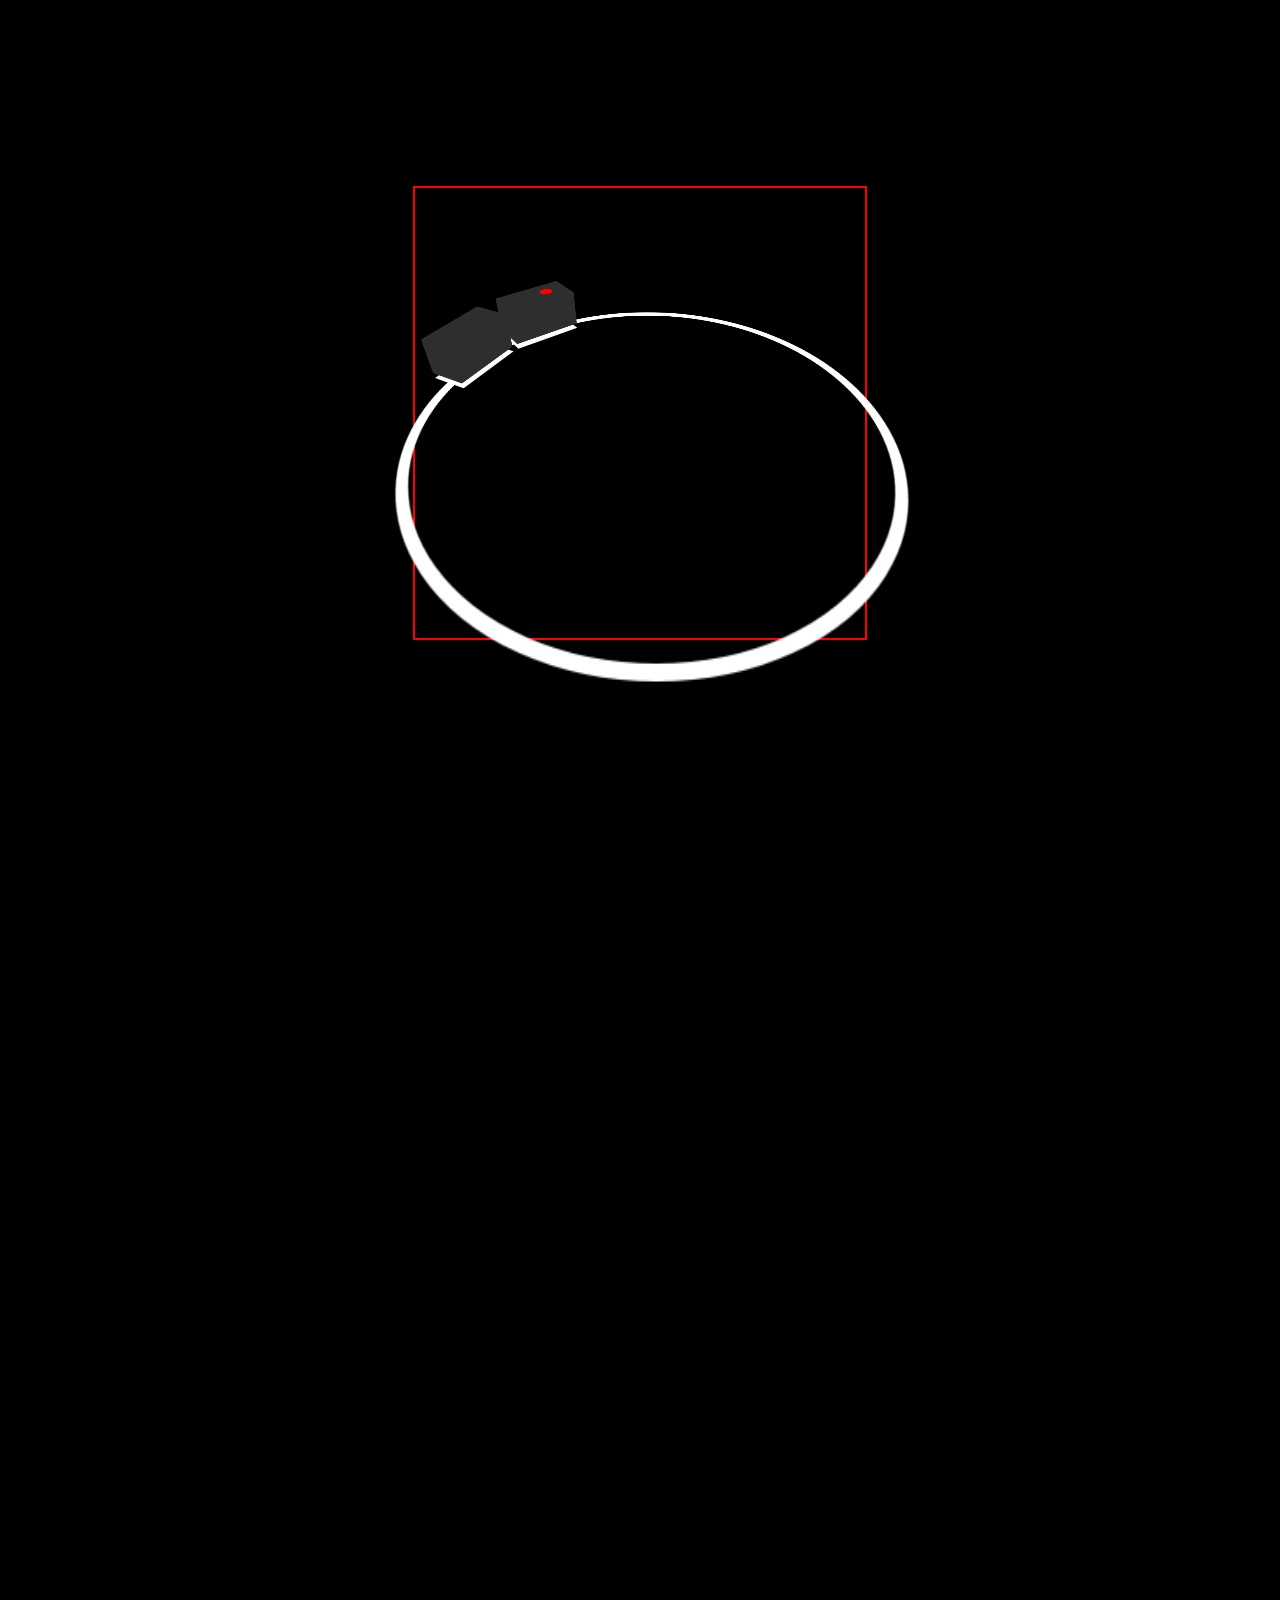
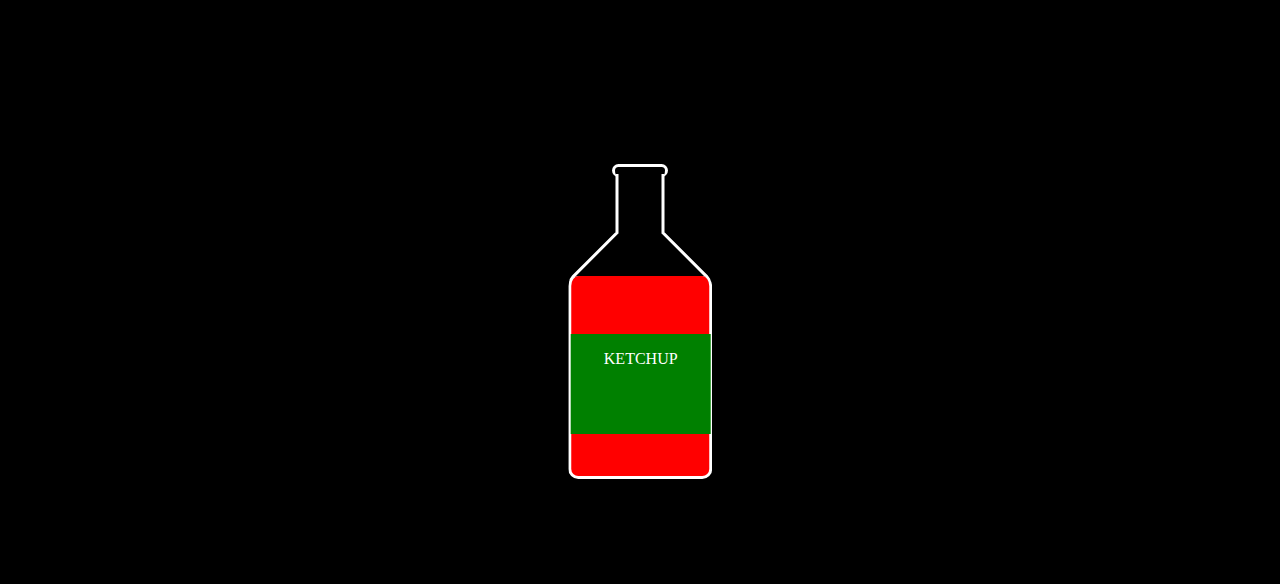
<file: week-2/index.html>
<!doctype html>
<html>
	<head>
		<meta charset="utf-8">
		<meta http-equiv="x-ua-compatible" content="ie=edge">
		<title></title>
		<meta name="description" content="">
		<meta name="viewport" content="width=device-width, initial-scale=1">

		<link rel="stylesheet" href="assets/css/reset.css">
		<link rel="stylesheet" href="assets/css/main.css">
	</head>
	<body>
	
	<div class="perspective-guidelines">
		<div class="wrap">
			<div class="track">
				<div class="engine">
					<div class="side front"></div>
					<div class="side back"></div>
					<div class="side top">
						<div class="smokestack">
							<div class="stack-side s0"></div>
							<div class="stack-side s1"></div>
							<div class="stack-side s2"></div>
							<div class="stack-side s3"></div>
							<div class="stack-side s4"></div>
							<div class="stack-side s5"></div>
							<div class="stack-side s6"></div>
							<div class="stack-side s7"></div>
							<div class="stack-side s8"></div>
							<div class="stack-side s9"></div>
							<div class="stack-side s10"></div>
							<div class="stack-side s11"></div>
							<div class="stack-side s12"></div>
							<div class="stack-side s13"></div>
							<div class="stack-side s14"></div>
							<div class="stack-side s15"></div>
							<div class="stack-side s16"></div>
							<div class="stack-side s17"></div>
							<div class="stack-side s18"></div>
							<div class="stack-side s19"></div>
							<div class="stack-side s20"></div>
							<div class="stack-side s21"></div>
							<div class="stack-side s22"></div>
							<div class="stack-side s23"></div>
							<div class="stack-side s24"></div>
						</div>
					</div>
					<div class="side bottom"></div>
					<div class="side left"></div>
					<div class="side right"></div>
				</div>
				<div class="caboose">
					<div class="side front"></div>
					<div class="side back"></div>
					<div class="side top"></div>
					<div class="side bottom"></div>
					<div class="side left"></div>
					<div class="side right"></div>
				</div>
			</div>
		</div>
	</div>

	<div class="tilt">
		<div class="bottle">
			<div class="bottle shoulder"></div>
			<div class="bottle neck"></div>
			<div class="bottle top"></div>
			<div class="bottle body"></div>
		</div>
		<div class="label">
			<div>KETCHUP</div>
		</div>
	</div>
				

		<script src="assets/js/main.js"></script>
	</body>
</html>
</file>
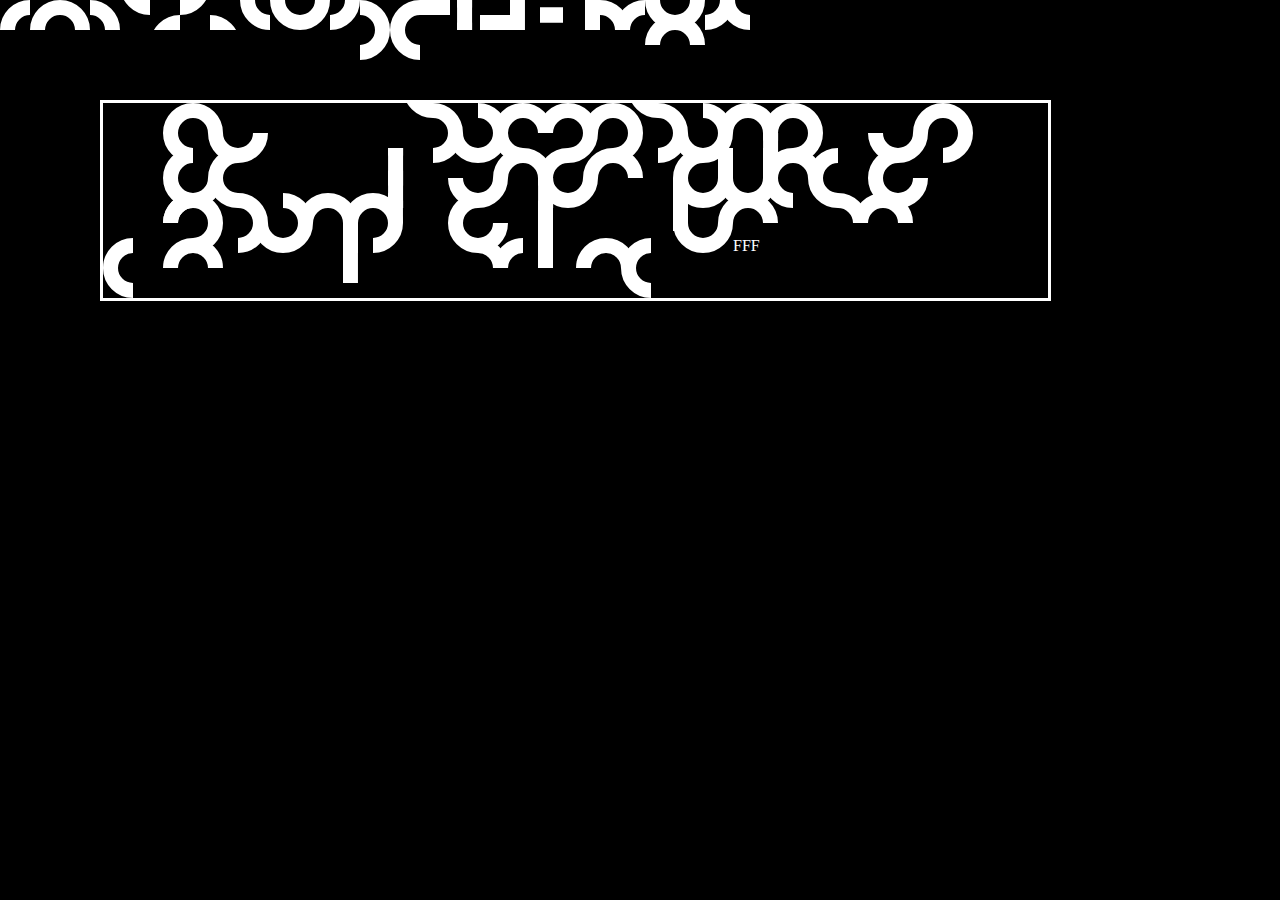
<file: week-3/index.html>
<!doctype html>
<html>
	<head>
		<meta charset="utf-8">
		<meta http-equiv="x-ua-compatible" content="ie=edge">
		<title></title>
		<meta name="description" content="">
		<meta name="viewport" content="width=device-width, initial-scale=1">

		<link rel="stylesheet" href="assets/css/reset.css">
		<link rel="stylesheet" href="assets/css/main.css">
	</head>
	<body>

		
<div class="container">
    <div class="circle left">
    </div>
 </div>

  <div class="container horizontal">
    <div class="circle">
    </div>
  </div>

  <div class="container">
    <div class="circle right">
    </div>
  </div>

  <div class="container">
    <div class="circle high-left">
    </div>
  </div>

  <div class="container">
    <div class="circle low-left">
    </div>
  </div>

  <div class="container">
    <div class="circle high-right">
    </div>
  </div>

  <div class="container">
    <div class="circle low-right">
    </div>
  </div>

  <!-- BOTTOM -->
  <div class="container">
    <div class="circle bottom left">
    </div>
  </div>

  <div class="container horizontal">
    <div class="circle bottom">
    </div>
  </div>

  <div class="container">
    <div class="circle bottom bottom-right">
    </div>
  </div>

  <!-- VERTICAL CONTAINERS -->
  <div class="container vertical">
    <div class="circle right">
    </div>
  </div>
  <div class="container vertical">
    <div class="circle left">
    </div>
  </div>

  <!-- LINES -->
  <!-- horizontal -->
  <div class="container">
    <div class="line line-top">		
    </div>
  </div>
  <div class="container">
    <div class="line line-middle-X">
    </div>
  </div>
  <div class="container">
    <div class="line line-bottom">
    </div>
  </div>

  <!-- vertical -->
  <div class="container">
    <div class="line line-left">
    </div>
  </div>
  <div class="container">
    <div class="line line-middle-Y">
    </div>
  </div>
  <div class="container">
    <div class="line line-right">
    </div>
  </div>

  <!-- JOINED -->
  <!--horizontal -->
  <div class="container double">
    <div class="circle right-overlap">
    </div>
    <div class="circle left-overlap">
    </div>
  </div>

  <div class="container double-left">
    <div class="circle right-overlap">
    </div>
    <div class="circle left-overlap">
    </div>
  </div>

  <div class="container double-right">
    <div class="circle right-overlap">
    </div>
    <div class="circle left-overlap">
    </div>
  </div>

  <div class="container double-down">
    <div class="circle right-overlap">
    </div>
    <div class="circle left-overlap">
    </div>
  </div>


  <!-- POSTER:	 -->
<div class="poster">
  
<!--  ROW 1 -->
    <div class=row>
      <div class="container horizontal"></div>
      
      <div class="container horizontal">
        <div class="circle">
        </div>
      </div>
      
      <div class="container">
      </div>
      
      <div class="container horizontal">
      </div>
      
      <div class="container horizontal">
      </div>  
      
      <div class="container">
      </div>
      
      <div class="container">
        <div class="circle high-left">
        </div>
      </div>
      
      <div class="container">
        <div class="circle right">
        </div>
      </div>
      
      <div class="container vertical-half">
      </div>
      
      <div class="container double">
        <div class="circle right-overlap">
        </div>
        <div class="circle left-overlap">
        </div>
      </div> 
      
      <div class="container double">
        <div class="circle right-overlap">
        </div>
        <div class="circle left-overlap">
        </div>
      </div>
      
      <div class="container double">
        <div class="circle right-overlap">
        </div>
        <div class="circle left-overlap">
        </div>   
      </div>
      
      <div class="container">
        <div class="circle right">
        </div>
      </div>
      
      <div class="container bump-left">
        <div class="circle high-left">
        </div>
      </div>
      
      <div class="container">
        <div class="circle right">
        </div> 
      </div>
      
      <div class="container vertical-half">
      </div>
      
      <div class="container double">
        <div class="circle right-overlap">
        </div>
        <div class="circle left-overlap">
        </div>
      </div> 
      
      <div class="container double">
        <div class="circle right-overlap">
        </div>
        <div class="circle left-overlap">
        </div>
      </div> 
      
      <div class="container">
        <div class="circle right">
        </div> 
      </div>
      
      <div class="container horizontal">
      </div>
      <div class="container">
      </div>
      
      <div class="container horizontal">
        <div class="circle">
        </div>
      </div> 
   </div>
<!-- ROW 2 -->
	<div class="row">
	    <div class="container horizontal"></div>
	    <div class="container double-left">
	    <div class="circle right-overlap">
	    </div>
	    <div class="circle left-overlap">
	    </div>
	  </div>
	  
	    <div class="container vertical-half"></div>

	  <div class="container double-left">    
	    <div class="circle right-overlap">
	    </div>
	    <div class="circle left-overlap">
	    </div>
	  </div>
	  
	  <div class="container">
	    <div class="circle bottom bottom-right">
	    </div>
	  </div>
	     
	  <div class="container"></div>
	  <div class="container horizontal"></div>
	  <div class="container horizontal"></div>
	  <div class="container vertical-half"></div>
	  
	   <div class="container double-down">
	    <div class="circle right-overlap">
	    </div>
	    <div class="circle left-overlap">
	    </div>
	  </div>
	    
	  <div class="container double-down">
	    <div class="circle right-overlap">
	    </div>
	    <div class="circle left-overlap">
	    </div>
	  </div>
	    
	  <div class="container"></div>
	  <div class="container vertical-half"></div>
	  
	  <div class="container">
	    <div class="circle bottom bottom-right">
	    </div>
	  </div>
	  
	   <div class="container vertical-half"></div>
	  
	  <div class="container">
	    <div class="circle bottom bottom-right">
	    </div>
	  </div>
	      <div class="container bump-left"></div>
	  
	  <div class="container double-down">
	    <div class="circle right-overlap">
	    </div>
	    <div class="circle left-overlap">
	    </div>
	  </div>
	  
	  
	  <div class="container">
	    <div class="circle bottom bottom-right">
	    </div>
	  </div>
	  
	   <div class="container vertical-half">
	   </div>

	    <div class="container vertical-quarter">
	   </div>
	  
	  <div class="container">
	    <div class="line line-middle-X">
	    </div>
	  </div>
	  
	  <div class="container double-right fuckery-one">
	    <div class="circle right-overlap">
	    </div>
	    <div class="circle left-overlap">
	    </div>
	  </div>
	  
	  <div class="container">
	  </div>
	  
	  <div class="container vertical-half">
	  </div>
	  
	  <div class="container horizontal">
	    <div class="circle bottom">
	    </div>
	  </div>
	  
	  <div class="container vertical-half">
	  </div>
	  
	  <div class="container">
	    <div class="circle bottom bottom-right">
	    </div>
	  </div>
	</div>
<!--  ROW 3 -->
    
	<div class="row bump-down">
	  
	 	<div class="container horizontal">
	 	</div>

	 	<div class="container double-left">
	    <div class="circle right-overlap">
	    </div>
	    <div class="circle left-overlap">
	    </div>
	  	</div>
	  	
	  	<div class="container double-down">
		    <div class="circle right-overlap">
		    </div>
		    <div class="circle left-overlap">
		    </div>
	  	</div>
		
		
		<div class="container vertical-quarter">
		</div>
	 	<div class="container vertical-half">
	 	</div>
	 	<div class="container horizontal">
	 	</div>
	 	<div class="container horizontal">
	 	</div>

		<div class="container bump-up-double">
		    <div class="line line-middle-X">
		    </div>
		</div>

		<div class="container">
			<div class="line line-middle-X">
		    </div>
		</div>
		
		<div class="container">
	 	</div>
	 	<div class="container vertical-quarter"></div>

		<div class="container horizontal">
		    <div class="circle bottom">
		    </div>
	  	</div>


	 	<div class="container bump-up-double bump-left">
		    <div class="circle left">
		    </div>
	  	</div>

	  	<div class="container vertical-half">
	 	</div>
		
		<div class="container double bump-up-double">
		    <div class="circle right-overlap">
		    </div>
		    <div class="circle left-overlap">
		    </div>
	  	</div>

	  	<div class="container bump-right-half">
			<div class="line line-middle-X">
		    </div>
		</div>
	  
	  	<div class="container vertical-quarter">
	 	</div>

		<div class="container horizontal bump-left-double">
	    	<div class="circle bottom">
	    	</div>
	  	</div>
		
		<div class="container horizontal bump-up-double bump-left">
	    <div class="circle">
	    </div>
	  	</div>

		<div class="container horizontal"></div>
		<div class="container vertical-half"></div>

		<div class="container">
	    <div class="line line-left">
	    </div>
	  	</div>


		<div class="container vertical bump-left-double bump-up-double">
	    <div class="circle left">
	    </div>
	 	</div>
	  
		 <div class="container bump-up-double">
	    <div class="line line-right">
	    </div>
	  	</div>
		


		<div class="container bump-up-double">
	    <div class="line line-right">
	    </div>
	  	</div>

	  	 <div class="container double-down">
	    <div class="circle right-overlap">
	    </div>
	    <div class="circle left-overlap">
	    </div>
	  	</div>
		
		<div class="container">
	    <div class="circle bottom bottom-right">
	    </div>
	 	</div>


	 	<div class="container bump-left bump-up-double">
	    <div class="line line-left">
	    </div>
	  	</div>

	 	<div class="container vertical bump-left bump-up-double">
	    <div class="circle left">
	    </div>
	 	</div>
		
		<div class="container vertical bump-up-double bump-right">
			<div class="circle left">
			</div>
		</div>

		<div class="container vertical bump-up-double bump-right-double">
			<div class="circle left">
			</div>
		</div>

		<div class="container">
			<div class="circle bottom bottom-right">
			</div>
		</div>
	 
	</div>

		<div class="container horizontal">
		</div>
	    
		<div class="row bump-up">
			<div class="container horizontal">
		    <div class="circle">
		    </div>
	  	</div>

		<div class="container">
		</div>

		<div class="container bump-left">
		    <div class="circle right">
		    </div>
	  	</div>

		<div class="container double bump-right">
	    <div class="circle right-overlap">
	    </div>
	    <div class="circle left-overlap">
	    </div>
	  </div>

	  	<div class="container double">
	    <div class="circle right-overlap">
	    </div>
	    <div class="circle left-overlap">
	    </div>
	  </div>
		
		<div class="container vertical">
		    <div class="circle right">
		    </div>
	  	</div>
		
		 <div class="container bump-left">
	    <div class="line line-left">
	    </div>
	  	</div>

	  	<div class="container">
		</div>

	  	<div class="container vertical bum-right-double">
		    <div class="circle left">
		    </div>
	  	</div>

	  	<div class="container">
		</div>

	  	<div class="container bump-right bump-down">
		    <div class="line line-right">
		    </div>
	  	</div>

	  	<div class="container horizontal bump-right">
		</div>

	  	<div class="container bump-right-double bump-down-half">
		    <div class="line line-right">
		    </div>
	  	</div>

	  	<div class="container horizontal bump-right-double">
	  		<div class="circle">
	  		</div>
	  	</div>

	  	<div class="container horizontal">
		</div>

		<div class="container">
			<div class="circle right"></div>
		</div>

		<div class="container horizontal bump-left

		">
	  		<div class="circle">
	  		</div>
	  	</div>
	</div>
<!-- ROW 4 -->      
	<div class="row bump-up">
		<div class="container vertical">
			<div class="circle"></div>
		</div>
		<div class="container horizontal bump-right-double">
			<div class="circle"></div>
		</div>
		<div class="container  bump-up bump-left-double">
			<div class="circle right bottom-right"></div>
		</div>
		
		<div class="container double-down bump-right bump-up">
		    <div class="circle right-overlap">
		    </div>
		    <div class="circle left-overlap">
		    </div>
		</div>
		
		<div class="container bump-up">
			<div class="circle right bottom-right"></div>
		</div>

		<div class="container bump-up bump-right">
	    	<div class="line line-right">
	    	</div>
  		</div>

  		<div class="container bump-left bump-down">
	    	<div class="line line-left">
	    	</div>
  		</div>
		
		<div class="container horizontal bump-right">
		</div>

		<div class="container bump-right-double bump-up">
			<div class="circle right bottom-right">
			</div>
		</div>
		
		<div class="container vertical-quarter bump-left"></div>

		<div class="container double bump-left-double">
			<div class="circle right-overlap">
		    </div>
		    <div class="circle left-overlap">
		    </div>
		</div>

		<div class="container">
   		 	<div class="line line-right">
    		</div>
  		</div>

  		<div class="container bump-left-half"></div>

  		<div class="container horizontal">
  			<div class="circle"></div>
  		</div>

  		<div class="container vertical bump-left">
  			<div class="circle"></div>
  		</div>
		
		<div class="container vertical-quarter"></div>
		
		<div class="container horizontal bump-right bump-up">
  			<div class="circle bottom"></div>
  		</div>
	FFF
	</div>
</div>


		<script src="assets/js/main.js"></script>
	</body>
</html>
</file>
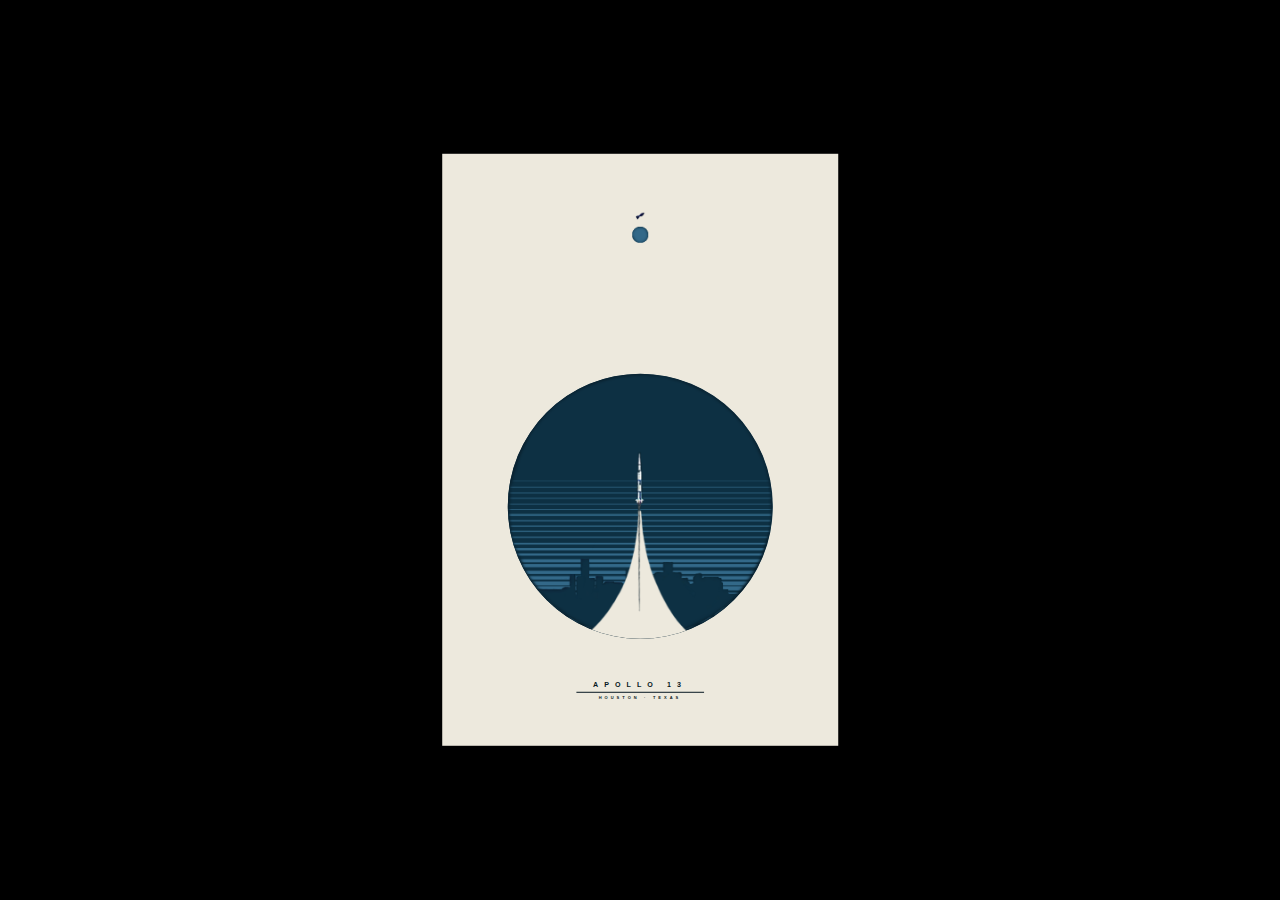
<file: week-4/index.html>
<!doctype html>
<html>
	<head>
		<meta charset="utf-8">
		<meta http-equiv="x-ua-compatible" content="ie=edge">
		<title></title>
		<meta name="description" content="">
		<meta name="viewport" content="width=device-width, initial-scale=1">

		<link rel="stylesheet" href="assets/css/reset.css">
		<link rel="stylesheet" href="assets/css/main.css">
	</head>
	<body>

		<div class="background">
			<div class="spacedude"></div>
			<div class="moon"></div>			
			<div class="earth-container">
				<div class="planet"></div>
				<div class="exhaust"></div>
				<div class="rocket"></div>
				<div class="skyline"></div>
			</div>
			<div class="title">
				<h1>APOLLO 13</h1>
				<p id="a">HOUSTON</p>
				<p id="b">&#183;</p>
				<p id="c">TEXAS</p>
			</div>
		</div>


		<script src="assets/js/main.js"></script>
	</body>
</html>
</file>
<file: week-2/assets/css/main.css>
* {
	padding: 0;
}

html, body {
	width:100%;
	height:100%;
	background:black;
}

/*$bodycolor: #2e2e2e;
$bodyblack: ##0a0a0a;
*/


.perspective-guidelines {
	margin: 50%;
	position: relative;
	border-style:solid;
	border-width:2px;
	border-color:red;
	width: 450px; 
	height: 450px;
	transform: translate(-50%, -100%);
}

.wrap {
	perspective: 450px;
	perspective-origin: 50% 50%;
	height:100%;
	width:100%;
	transform-style: preserve-3d;
}

.track {
	position: relative;
	height:100%;
	width:100%;
	border-style:solid;
	border-width: 10px;
	border-radius: 50%;
	border-color:white;
	transform-style: preserve-3d;
	transform: rotateX( 50deg ) rotateZ( 0deg );
}

.track:hover {
	transform: rotateX( 50deg ) rotateZ(359deg);
	transition: 5s;
}

.engine, .caboose {
	position: relative;
	height: 42.5px;
	width: 85px;
	background: white;
	backface-visibility: visible;
	perspective-origin: 150%;
	transform-style: preserve-3d;
}

.engine {
	transform: translate( 50%, 50% ) rotateZ( -37.5deg );
}

.caboose {
	transform: translate( -25%, 130%) rotateZ( -63deg );
}

.side {
	display: block;
	position: absolute;
	height: 100%;
	width: 100%;
	background: #2e2e2e;
}

.engine .top {
	position:relative;
	float:right;
}

.top {
	transform: translateZ(50px)
}

.bottom {
	transform: translateZ(6.5px);
}

.back, .front {
	width: 42.5px;
}

.back {
	transform: rotateY(270deg) translateX( 7px);
	transform-origin: center left;
}

.front {
	transform: rotateY(-270deg) translateX( -7px ) translateZ( 42.5px );
	transform-origin: top right;
}

.left {
	transform: rotateX(90deg) translateY(50px);
	transform-origin: bottom center;
}

.right {
	transform: rotateX(-90deg) translateY(-50px);
	transform-origin: top center;
}

.smokestack {
	width: 8px;
	height: 8px;
	border-radius: 50%;
	transform-style: preserve-3d;
	transform: translateX(150%) translateY(150%) translateZ(100px);
	margin:0 auto;
}

.stack-side {
	width: 1px;
	height: 1px;
	box-sizing: content-box;
	border: 7px solid red;
	border-radius: 50%;
	position: absolute;
	transform-style: preserve-3d;
	transform: translateZ(205px);
}

.stack-side .s0 {
	transform: translateZ(0px);
}

.stack-side .s1 {
	transform: translateZ(1px);
}

.stack-side .s2 {
	transform: translateZ(2px);
}

.stack-side .s3 {
	transform: translateZ(3px);
}

.stack-side .s4 {
	transform: translateZ(4px);
}

.stack-side .s5 {
	transform: translateZ(5px);
}

.stack-side .s6 {
	transform: translateZ(6px);
}

.stack-side .s7 {
	transform: translateZ(7px);
}

.stack-side .s8 {
	transform: translateZ(8px);
}

.stack-side .s9 {
	transform: translateZ(9px);
}

.stack-side .s10 {
	transform: translateZ(10px);
}

.stack-side .s11 {
	transform: translateZ(11px);
}

.stack-side .s12 {
	transform: translateZ(12px);
}

.stack-side .s13 {
	transform: translateZ(13px);
}

.stack-side .s14 {
	transform: translateZ(14px);
}

.stack-side .s15 {
	transform: translateZ(15px);
}

.stack-side .s16 {
	transform: translateZ(16px);
}

.stack-side .s17 {
	transform: translateZ(17px);
}

.stack-side .s18 {
	transform: translateZ(18px);
}

.stack-side .s19 {
	transform: translateZ(19px);
}

.stack-side .s20 {
	transform: translateZ(20px);
}

.stack-side .s21 {
	transform: translateZ(21px);
}

.stack-side .s22 {
	transform: translateZ(22px);
}

.stack-side .s23 {
	transform: translateZ(23px);
}

.stack-side .s24 {
	transform: translateZ(24px);
}

.tilt {
	position:absolute;
	left:50%;
	height: 450px;
	width: 450px;
	transform: translate(-50%);
}

.bottle {
	z-index:0;
	position:absolute;
	left:50%;
	transform: translateX(-50%);
}

.bottle div {
	border: 3px solid white;
}

.bottle .top{	
	top: 30px;
	width: 50px;
	height: 10px;
	border-radius:10px;
	border-bottom:none;
}

.bottle .neck {
	border-width:3px;
	width:43px;
	height:59px;
	top: 40px;
	background:black;
	border-top:none;
	border-bottom:none;
}

.bottle .shoulder {
	width: 100px;
	height: 100px;
	top: 85px;
	border-radius:10px;
	transform: rotateZ(45deg) translateX(-30px) translateY(45px);
}

.bottle .body {
	width: 137.5px;
	height: 200px;
	border-radius:10px;
	top:141.5px;
	background: red;
	border-top:none;
}

.label {
	position: absolute;
	background:green;
	color:white;
	width:140px;
	height:100px;
	z-index:5;
	left:50%;
	top: 200px;
	transform: translate(-49.5%);
}

.label div {
	position: absolute;
	left:50%;
	top: 25px;
	transform: translate(-50%, -50%);
	font-family: "Brush Script MT", cursive;
}

.tilt:hover {
	transform: rotateZ(180deg) translateX(50%) translateY(200px) ;
	transition: 2s;
}
</file>
<file: week-3/assets/css/main.css>
html, body {
  height: 100%;
  width: 100%;
  background: black;
  margin: 0 auto;
  color: white;
}

.poster {
  position: absolute;
  top: 100px;
  left: 100px;
  box-sizing: content-box;
  border: 3px solid white;
  width: 945px;
}

.row {
  float: left;
}

.container {
  height: 30px;
  width: 30px;
  overflow:hidden;
  float:left;
}

.vertical-half {
  width:15px;
}

.vertical-quarter {
  width: 7.5px;
}

.horizontal-half {
  height:15px;
}

.horizontal-quarter {
  width: 7.5px;
}

.horizontal {
  width: 60px;
}

.vertical {
  height: 60px;
}

.circle, .line {
  box-sizing: border-box;
  border-style: solid;
  border-color: white;
}

.circle {
  height: 60px;
  width: 60px;
  border-radius: 50%;
  border-width: 15px;
}

.line {
  border-width: 15px;
  margin-right: -7.75px;
  margin-left: -7px;
}

.bottom {
  transform: translateY(-50%);
}


.low-left {
  transform: translateY(25%);
}

.high-left {
  transform: translateY(-75%);  
}

.high-right {
  transform: translate(-50%, -75%);
}

.low-right {
  transform: translate(-50%, 25%);
}

.right {
  transform: translateX(-50%);
}

.bottom-right {
  transform: translate(-50%, -50%);
}

.line-top {
  transform: translateY(-50%);
}

.line-bottom {
  transform: translateY(50%);
}

.line-left{
  transform: translateX(-23.05px);
}

.line-right{
  transform: translateX(22px);
}

.line-middle-X {
  transform: rotateZ(90deg) translate(7.5px, 0.8px);
  border-bottom: black;
}

.line-middle-Y {
  width: 15px;
  border-bottom: black;
  transform: translateY(50%);
}

.double, .double-left, .double-right, .double-down {
  float: left;
  width: 45px;
  overflow: hidden;
  z-index: 0;
}

.double-left, .double-right {
  height: 30px;
  margin-left: -7.5px;
  margin-right: -7.5px;
}

.double-left {
  transform: rotateZ(-90deg) translate(-7.5px, -0.5px);  
}

.double-right {
  transform: rotateZ(90deg) translate(7.5px, 0.5px);  
}

.double-down {
  transform: rotateZ(180deg);
}

.right-overlap {
  float: left;
  transform: translate(-30px);
  z-index:1;
}

.left-overlap {
  transform: translate(15px);
}

.bump-down {
  margin-top:15px;
}

.bump-down-half {
  margin-top: 7.5px;
}

.bump-left {
  margin-left:-15px;
}

.bump-left-half {
  margin-left:-7.5px;
}

.bump-left-double {
  margin-left:-30px;
}

.bump-right-half {
  margin-left:7.5px;
}

.bump-right {
  margin-left:15px;
}

.bump-right-quarter {
  margin-left:3.75px;
}

.bump-right-triple {
  margin-left:45px;
}

.bump-right-double {
  margin-left: 30px;
}

.bump-up {
  margin-top: -15px;
}

.bump-up-double {
  margin-top: -30px;
}

.fuckery-one {
  margin-left: 0px;
}

.blank {
  width:100%;
  height:30px;
}
</file>
<file: week-4/assets/css/main.css>
html, body {
	height:100%;
	width: 100%;
	background: black;
	font-size: 16px;
}

* {
	background-repeat: no-repeat;
	background-size: 100%, 100%;
	overflow: hidden;
}

.background {
	position: relative;
	left:50%;
	top:50%;
	width: 24.7222221em;
	height: 37.027777em;
	transform: translate(-50%, -50%);
	background:#ede9dd;
}

.spacedude {
	width:  0.6388888em;
	height: 0.9444444em;
	position: absolute;
	left: 50%;
	transform: translateX(-50%);
	top: 3.6311111em;
	z-index:6;
	background-image: url(../img/spacedude.png);
	animation: spacedude-orbit 10s;
	animation-timing-function: linear;
}

.moon {
	position: absolute;
	width: 1em;
	height: 1em;
	left: 50%;
	transform: translateX(-50%);
	top: 4.583333em;
	position: absolute;
	z-index:5;
	background-image: url(../img/moon.png);
}


.earth-container {
	position: absolute;
	height: 16.555555em;
	width: 16.555555em;
	top: 13.77777em;
	left: 50%;
	transform: translateX(-50%);
	z-index:0;
	border-radius: 50%;
	border-style: none;
	overflow: hidden;
	background-color: #0d3043;
}


.planet {
	position: relative;
	height: 100%;
	width: 100%
	top: 0;
	left: 50%;
	transform: translateX(-50%);
	z-index:1;
	background-image: url(../img/planet.png);
	background-repeat: no-repeat;
	animation: planet-over 3s;

}

.rocket {
	position: absolute;
	transform: translateX(-50%);
	width: 0.6944444em;
	height: 10em;
	left: 50.1%;
	top: 4.861111em;
	z-index:4;
	background-image: url(../img/rocket.png);
	animation: rocket-up 13s;
}

.exhaust {
	position: absolute;
	transform: translate(-50%, 0);
	height: 8.25em;
	width: 7.66em;
	left: 50%;
	top: 8.472222em;
	z-index:3;
	background-repeat: no-repeat;
	background-image: url(../img/exhaust.png);
	animation: exhaust-up 13s;
}


.skyline {
	position: absolute;
	left: 49%;
	top: 11.416666em;
	transform: translate(-50%);
	height: 5.0277777em;
	width: 12.611111em;
	background-image: url(../img/skyline.png);
	animation: skyline-up 6s;
	z-index: 2;
}



.title {
	width: 8em;
	position: absolute;
	z-index: 1;
	left: 50%;
	top: 33em;
	transform: translateX(-50%);
	font-family: "HelveticaNeue-Light", "Helvetica Neue Light", "Helvetica Neue", Helvetica, Arial, "Lucida Grande", sans-serif; 
   	font-weight:700;
   	color:#071822;
   	text-align: center;
}

h1 {
	position: relative;
	width: 100%;
	padding-bottom: 0.44444444em;
	margin-bottom: -1em;
	font-size: 0.4444444em;
	letter-spacing: .85em;
	border-bottom: solid 0.013888em #071822;
}

p {
	position: relative;
	font-size: 0.25em;
	display: inline;
	letter-spacing: 3px;
}

#b {
	margin-top: -1em;
}

@-webkit-keyframes skyline-up {
	0% { top: 16.444444em; }
	50% { top: 16.444444em; }
	100% { top: 11.416666em; }
}

@-webkit-keyframes rocket-up {
	0% { top: 100%; left: 50.1%; transform: translateX(-50%);}
	55% { top: 100%; }
	70% { top: 13.2em; }
	72.9% { top: 13.2em; }
	73% { transform: translate(-50%); }
	76% { transform: translate(-50%); }
	79% { transform: translate(-50%); }
	82% { transform: translate(-50%); }
	85% { transform: translate(-50%); }
	88% { transform: translate(-50%); }
	91% { transform: translate(-50%); }
	94% { transform: translate(-50%); }
	97% { transform: translate(-50%); }
	100% { top: 4.8611111em; left:50.1%; transform: translateX(-50%);}
}
@-webkit-keyframes exhaust-up {
	0% { 
		top: 100%; 
		transform: translate(-50% 0);
		left: 50%;
	}

	73% { top: 100%; }
	75% { transform: translate(-50%,  -1.5%); }
	77% { transform: translate(-50%,  3.5%); }
	79% { transform: translate(-50%, -1.5%); }
	82% { transform: translate(-50%, 3.5%); }
	85% { transform: translate(-50%,  -1.5%); }
	89% { transform: translate(-50%, 3.5%); }
	95% { transform: translate(-50%, -1.5%); }
	100% { top: 8.4722222em; left: 50%; transform: translate(-50%, 0) rotateZ(0deg);}
}

@-webkit-keyframes planet-over {
	0% { opacity: 0; transform: translateX(-150%); }
	50% { opacity: .2;}
	100% { opacity: 1; transform: translateX(-50%);}
}

@-webkit-keyframes spacedude-orbit {
	
	0%, 100% {
	}
	2.85714285714% {
		left: 13.4722222222em;
		top: 4.52777777778em;
	}
	5.71428571429% {
		left: 13.6388888889em;
		top: 5.08333333333em;
	} 
	
	8.57142857143% {
		left: 13.2222222222em;
		top: 6.11111111111em;
	
	}
	11.4285714286% {
		left: 12.4444444444em;
		top: 7.02777777778em;
	 
	}
	14.2857142857% {
		left:10.6666666667em;
		top: 8.88888888889em; 
	 
	 
	}
	17.1428571429% {
		left:8.63888888889em;
		top: 11.1388888889em;
	 
	}
	20% {
		left:6.36111111111em;
		top: 14.0277777778em;
	}
	
	22.85714285714% {
		left: 4.72222222222em;
		top:16.6111111111em;
	}
	
	25.71428571429% {
		left: 3.41666666667em;
		top:19.75em;
	}
	
	28.57142857143% {
		left: 3.11111111111em;
		top:21.8333333333em;
	}
	
	31.4285714286% {
		left: 3.38888888889em;
		top:23.8611111111em;
	}
	
	34.2857142857% {
		left: 4.27777777778em;
		top:26.2222222222em;
	}
	
	37.1428571429% {
		left: 6.27777777778em;
		top:28.75em;
	}
	
	40%  {	
		left:7.44444444444em;
		top:29.5555555556em;
	}
	
	42.85714285714% {
		left:9.08333333333em;
		top: 30.4166666667em;
	}
	
	45.71428571429% {
		left:10.4722222222em;
		top:30.8333333333em;
	}

	
	48.57142857143% {
		left:12.3888888889em;
		top: 31.0555555556;
	}
	
	51.4285714286% {
		left:14.4166666667em;
		top:30.8333333333em;
	}
	
	54.2857142857% {
		left: 15.8055555556em;
		top: 30.4166666667em;
	}

	57.1428571429% {
		left:15.8055555556em;
		top: 29.6111111111em;
	}

	60% {
		left:17.4444444444em;
		top: 29.5833333333em;
	}
	
	62.85714285714% {
		left: 20.5833333333em;
		top: 26.2222222222em;
	}
	
	65.71428571429% {
		left: 21.4722222222em;
		top:23.8611111111em;
	}
	/*773/859*/
	68.57142857143% {
		left: 21.7222222222em;
		top: 21.7222222222em;
	}
	/*782/785*/
	71.4285714286% {
		left:21.4444444444em;
		top:19.75em;
	}
	/*773/710*/
	74.2857142857% {
		left: 20.1388888889em;
		top:16.6111111111em;
	}
	/*725/597*/
	77.1428571429% {
		left:18.5277777778em;
		top: 14.0277777778em;
	}
	/*667/505*/
	80% {
		left: 16.2777777778em;
		top:11.1388888889em;
	}
	/*585/402*/
	82.85714285714% {
		left: 14.1944444444em;
		top: 8.88888888889em;
	}
	/*513/320*/
	85.71428571429% {
		left:12.4444444444em;
		top: 7.02777777778em;
	}
	
	88.57142857143% {
		left:11.6666666667em;
		top: 6.11111111111em;
	}
	/*419/221*/
	91.4285714286% {
		left:11.3055555556em;
		top: 5.55555555556em;
	}
	/*408/200*/
	94.2857142857% {
		top: 5.08333333333em;
		left: 11.1944444444em;
	}
	/*403/183*/
	97.1428571429% {
		top: 4.52777777778em;
		left: 11.4166666667em;
	}
	/*411/163*/
}

628/1065
</file>
